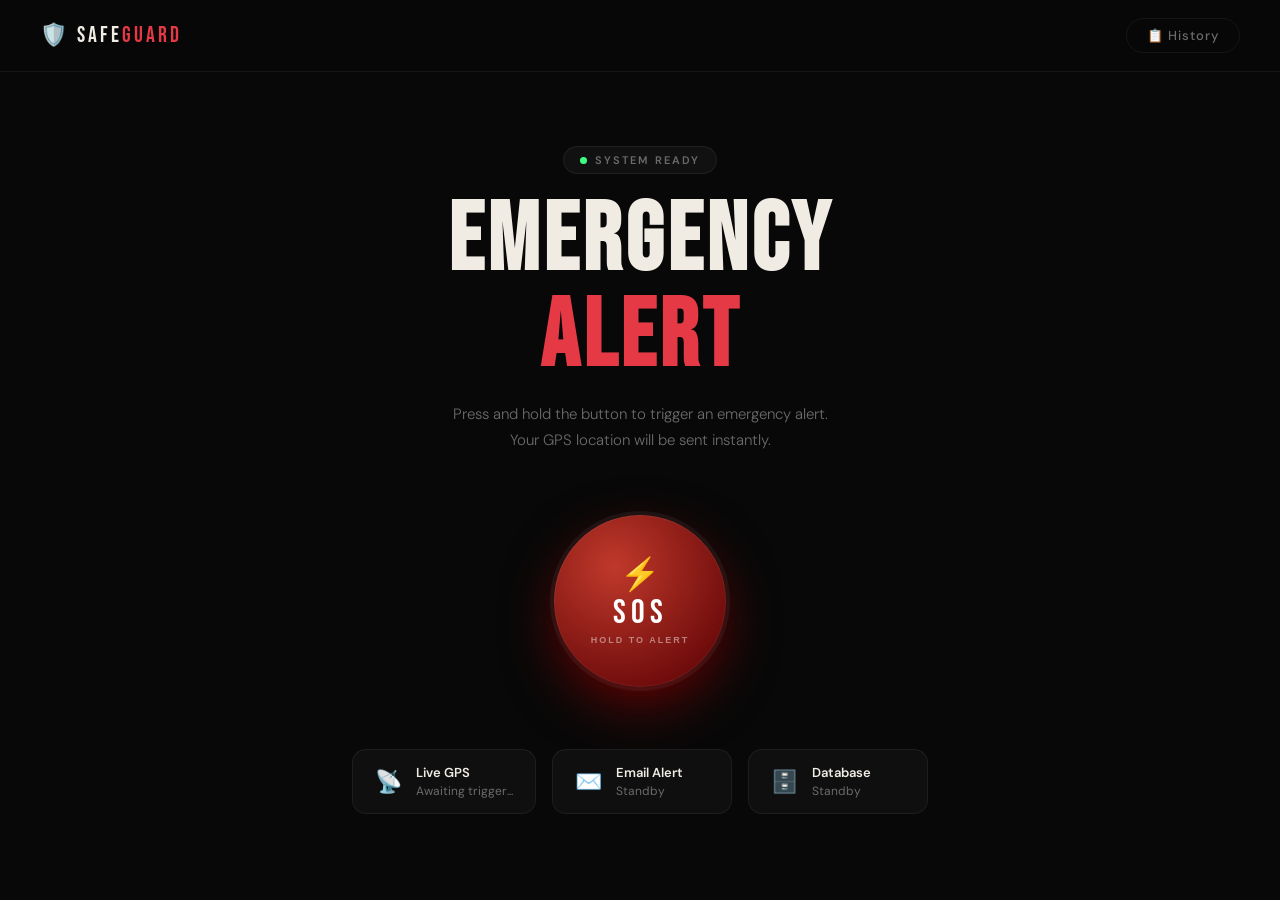
<file: templates/index.html>
<!DOCTYPE html>
<html lang="en">
<head>
  <meta charset="UTF-8" />
  <meta name="viewport" content="width=device-width, initial-scale=1.0" />
  <title>Emergency Alert System</title>
  <link rel="preconnect" href="https://fonts.googleapis.com" />
  <link href="https://fonts.googleapis.com/css2?family=Bebas+Neue&family=DM+Sans:wght@300;400;500;600&display=swap" rel="stylesheet" />
  <link rel="stylesheet" href="/static/css/style.css" />
</head>
<body>

  <!-- Background noise grain -->
  <canvas id="grain"></canvas>

  <!-- Pulse rings behind button -->
  <div class="pulse-bg" id="pulseBg">
    <div class="ring r1"></div>
    <div class="ring r2"></div>
    <div class="ring r3"></div>
  </div>

  <nav class="nav">
    <div class="nav-logo">🛡️ SAFE<span>GUARD</span></div>
    <a href="/history" class="nav-link">📋 History</a>
  </nav>

  <main class="main">

    <div class="hero-text">
      <div class="status-badge" id="statusBadge">
        <span class="dot"></span> SYSTEM READY
      </div>
      <h1 class="title">EMERGENCY<br><span class="title-accent">ALERT</span></h1>
      <p class="subtitle">Press and hold the button to trigger an emergency alert.<br>Your GPS location will be sent instantly.</p>
    </div>

    <!-- The panic button -->
    <div class="btn-wrap">
      <button class="panic-btn" id="panicBtn" title="Hold to trigger emergency alert">
        <div class="btn-inner">
          <span class="btn-icon">⚡</span>
          <span class="btn-label">SOS</span>
          <span class="btn-sub">HOLD TO ALERT</span>
        </div>
        <svg class="progress-ring" viewBox="0 0 200 200">
          <circle class="ring-bg"  cx="100" cy="100" r="88" />
          <circle class="ring-fill" id="ringFill" cx="100" cy="100" r="88" />
        </svg>
      </button>
    </div>

    <!-- Info cards -->
    <div class="info-cards">
      <div class="card">
        <div class="card-icon">📡</div>
        <div class="card-text">
          <strong>Live GPS</strong>
          <span id="gpsStatus">Awaiting trigger...</span>
        </div>
      </div>
      <div class="card">
        <div class="card-icon">✉️</div>
        <div class="card-text">
          <strong>Email Alert</strong>
          <span id="emailStatus">Standby</span>
        </div>
      </div>
      <div class="card">
        <div class="card-icon">🗄️</div>
        <div class="card-text">
          <strong>Database</strong>
          <span id="dbStatus">Standby</span>
        </div>
      </div>
    </div>

  </main>

  <!-- Toast notification -->
  <div class="toast" id="toast"></div>

  <!-- Alert result modal -->
  <div class="modal-overlay" id="modalOverlay">
    <div class="modal">
      <div class="modal-icon" id="modalIcon">🚨</div>
      <h2 class="modal-title" id="modalTitle">Alert Sent!</h2>
      <p class="modal-msg" id="modalMsg"></p>
      <div class="modal-meta" id="modalMeta"></div>
      <div class="modal-btns">
        <a id="mapsLink" href="#" target="_blank" class="modal-btn primary">📌 Open Maps</a>
        <button onclick="closeModal()" class="modal-btn secondary">Close</button>
      </div>
    </div>
  </div>

  <script src="/static/js/main.js"></script>
  <script src="/static/js/grain.js"></script>
</body>
</html>
</file>
<file: static/css/style.css>
/* ── Reset & Base ─────────────────────────────────────────────── */
*, *::before, *::after { box-sizing: border-box; margin: 0; padding: 0; }

:root {
  --red:      #e63946;
  --red-dark: #b01020;
  --red-glow: rgba(230, 57, 70, 0.45);
  --bg:       #080808;
  --bg2:      #111111;
  --bg3:      #181818;
  --border:   rgba(255,255,255,0.06);
  --text:     #f0ece4;
  --muted:    #6b6b6b;
  --card-bg:  rgba(255,255,255,0.03);
  --radius:   14px;
  --font-head: 'Bebas Neue', sans-serif;
  --font-body: 'DM Sans', sans-serif;
}

html { scroll-behavior: smooth; }

body {
  background: var(--bg);
  color: var(--text);
  font-family: var(--font-body);
  min-height: 100vh;
  overflow-x: hidden;
}

/* grain canvas */
#grain {
  position: fixed; inset: 0; z-index: 0;
  pointer-events: none; opacity: 0.035;
}

/* ── Nav ──────────────────────────────────────────────────────── */
.nav {
  position: fixed; top: 0; left: 0; right: 0; z-index: 50;
  display: flex; align-items: center; justify-content: space-between;
  padding: 18px 40px;
  background: rgba(8,8,8,0.85);
  backdrop-filter: blur(18px);
  border-bottom: 1px solid var(--border);
}

.nav-logo {
  font-family: var(--font-head);
  font-size: 22px;
  letter-spacing: 3px;
  color: var(--text);
}
.nav-logo span { color: var(--red); }

.nav-link {
  text-decoration: none;
  color: var(--muted);
  font-size: 13px;
  font-weight: 500;
  letter-spacing: 1px;
  padding: 8px 20px;
  border: 1px solid var(--border);
  border-radius: 50px;
  transition: all .25s;
}
.nav-link:hover {
  color: var(--text);
  border-color: var(--red);
  background: rgba(230,57,70,.08);
}

/* ── Main Layout ──────────────────────────────────────────────── */
.main {
  min-height: 100vh;
  display: flex;
  flex-direction: column;
  align-items: center;
  justify-content: center;
  gap: 48px;
  padding: 120px 24px 60px;
  position: relative;
  z-index: 1;
}

/* ── Pulse Background ─────────────────────────────────────────── */
.pulse-bg {
  position: fixed;
  top: 50%; left: 50%;
  transform: translate(-50%, -50%);
  pointer-events: none;
  z-index: 0;
  opacity: 0;
  transition: opacity .4s;
}
.pulse-bg.active { opacity: 1; }

.ring {
  position: absolute;
  border-radius: 50%;
  border: 1px solid var(--red);
  top: 50%; left: 50%;
  transform: translate(-50%, -50%);
}
.r1 { width: 300px; height: 300px; animation: ripple 2s linear infinite; }
.r2 { width: 500px; height: 500px; animation: ripple 2s linear infinite .6s; }
.r3 { width: 700px; height: 700px; animation: ripple 2s linear infinite 1.2s; }

@keyframes ripple {
  0%   { opacity: .7; transform: translate(-50%,-50%) scale(.85); }
  100% { opacity: 0;  transform: translate(-50%,-50%) scale(1.15); }
}

/* ── Hero Text ────────────────────────────────────────────────── */
.hero-text { text-align: center; }

.status-badge {
  display: inline-flex; align-items: center; gap: 8px;
  background: rgba(255,255,255,0.04);
  border: 1px solid var(--border);
  border-radius: 50px;
  padding: 6px 16px;
  font-size: 11px;
  font-weight: 600;
  letter-spacing: 2px;
  color: var(--muted);
  margin-bottom: 20px;
  transition: all .4s;
}
.status-badge.alerting {
  border-color: var(--red);
  color: var(--red);
  background: rgba(230,57,70,.06);
}
.status-badge.success { border-color: #2ecc71; color: #2ecc71; background: rgba(46,204,113,.06); }
.status-badge.error   { border-color: #e67e22; color: #e67e22; background: rgba(230,126,18,.06); }

.dot {
  width: 7px; height: 7px;
  background: #3cff82;
  border-radius: 50%;
  animation: blink 1.6s ease infinite;
}
@keyframes blink { 0%,100% { opacity: 1; } 50% { opacity: .2; } }

.title {
  font-family: var(--font-head);
  font-size: clamp(56px, 10vw, 96px);
  line-height: 1;
  letter-spacing: 4px;
  color: var(--text);
}
.title-accent { color: var(--red); }

.subtitle {
  margin-top: 16px;
  color: var(--muted);
  font-size: 15px;
  font-weight: 300;
  line-height: 1.7;
  max-width: 480px;
  margin-left: auto; margin-right: auto;
}

/* ── Panic Button ─────────────────────────────────────────────── */
.btn-wrap {
  position: relative;
  display: flex; align-items: center; justify-content: center;
  z-index: 2;
}

.panic-btn {
  position: relative;
  width: 200px; height: 200px;
  border-radius: 50%;
  background: none;
  border: none;
  cursor: pointer;
  outline: none;
  -webkit-tap-highlight-color: transparent;
  user-select: none;
}

.btn-inner {
  position: absolute;
  inset: 14px;
  border-radius: 50%;
  background: radial-gradient(circle at 35% 30%, #c0392b, #6b0a0a 80%);
  display: flex;
  flex-direction: column;
  align-items: center;
  justify-content: center;
  transition: transform .15s, box-shadow .3s;
  box-shadow:
    0 0 0 1px rgba(255,255,255,0.06) inset,
    0 20px 60px -10px rgba(180,0,0,.7),
    0 4px 12px rgba(0,0,0,.5);
}

.panic-btn:hover .btn-inner {
  box-shadow:
    0 0 0 1px rgba(255,255,255,0.1) inset,
    0 20px 80px -10px rgba(230,57,70,.9),
    0 4px 16px rgba(0,0,0,.6);
}

.panic-btn:active .btn-inner,
.panic-btn.pressing .btn-inner {
  transform: scale(.96);
}

.btn-icon  { font-size: 32px; line-height: 1; }
.btn-label { font-family: var(--font-head); font-size: 34px; letter-spacing: 5px; color: #fff; margin-top: 2px; }
.btn-sub   { font-size: 9px; font-weight: 600; letter-spacing: 2px; color: rgba(255,255,255,0.45); margin-top: 2px; }

/* SVG progress ring */
.progress-ring {
  position: absolute;
  inset: 0;
  width: 200px; height: 200px;
  transform: rotate(-90deg);
  pointer-events: none;
}
.ring-bg  { fill: none; stroke: rgba(255,255,255,0.05); stroke-width: 4; }
.ring-fill {
  fill: none;
  stroke: var(--red);
  stroke-width: 5;
  stroke-linecap: round;
  stroke-dasharray: 553;
  stroke-dashoffset: 553;
  transition: stroke-dashoffset .05s linear;
  filter: drop-shadow(0 0 6px var(--red));
}

/* ── Info Cards ───────────────────────────────────────────────── */
.info-cards {
  display: flex;
  gap: 16px;
  flex-wrap: wrap;
  justify-content: center;
  z-index: 2;
}

.card {
  display: flex; align-items: center; gap: 14px;
  background: var(--card-bg);
  border: 1px solid var(--border);
  border-radius: var(--radius);
  padding: 14px 22px;
  min-width: 180px;
  transition: border-color .3s;
}
.card.active { border-color: var(--red); }
.card.done   { border-color: #2ecc71; }

.card-icon { font-size: 22px; }
.card-text { display: flex; flex-direction: column; gap: 2px; }
.card-text strong { font-size: 13px; font-weight: 600; color: var(--text); }
.card-text span   { font-size: 12px; color: var(--muted); transition: color .3s; }
.card.active .card-text span { color: var(--red); }
.card.done  .card-text span  { color: #2ecc71; }

/* ── Toast ────────────────────────────────────────────────────── */
.toast {
  position: fixed; bottom: 32px; left: 50%; transform: translateX(-50%) translateY(100px);
  background: var(--bg3); border: 1px solid var(--border);
  color: var(--text); border-radius: 50px;
  padding: 12px 28px; font-size: 14px; font-weight: 500;
  z-index: 100; opacity: 0;
  transition: transform .35s cubic-bezier(.34,1.56,.64,1), opacity .35s;
  white-space: nowrap;
}
.toast.show { transform: translateX(-50%) translateY(0); opacity: 1; }
.toast.error { border-color: #e67e22; color: #e67e22; }
.toast.success { border-color: #2ecc71; color: #2ecc71; }

/* ── Modal ────────────────────────────────────────────────────── */
.modal-overlay {
  position: fixed; inset: 0; z-index: 200;
  background: rgba(0,0,0,.75);
  backdrop-filter: blur(12px);
  display: flex; align-items: center; justify-content: center;
  padding: 24px;
  opacity: 0; pointer-events: none;
  transition: opacity .3s;
}
.modal-overlay.open { opacity: 1; pointer-events: all; }

.modal {
  background: var(--bg2);
  border: 1px solid var(--border);
  border-radius: 20px;
  padding: 40px 36px;
  max-width: 440px; width: 100%;
  text-align: center;
  transform: translateY(24px) scale(.97);
  transition: transform .35s cubic-bezier(.34,1.56,.64,1);
}
.modal-overlay.open .modal { transform: translateY(0) scale(1); }

.modal-icon  { font-size: 52px; margin-bottom: 14px; }
.modal-title { font-family: var(--font-head); font-size: 36px; letter-spacing: 3px; color: var(--text); margin-bottom: 10px; }
.modal-msg   { color: var(--muted); font-size: 14px; line-height: 1.6; margin-bottom: 20px; }

.modal-meta {
  background: var(--card-bg);
  border: 1px solid var(--border);
  border-radius: 10px;
  padding: 16px;
  text-align: left;
  font-size: 13px;
  color: var(--muted);
  margin-bottom: 24px;
  line-height: 1.9;
}
.modal-meta strong { color: var(--text); }

.modal-btns { display: flex; gap: 12px; }
.modal-btn {
  flex: 1; padding: 13px;
  border-radius: 50px; border: none;
  font-size: 14px; font-weight: 600;
  cursor: pointer; text-decoration: none;
  text-align: center;
  transition: opacity .2s, transform .2s;
}
.modal-btn:hover { opacity: .85; transform: translateY(-1px); }
.modal-btn.primary   { background: var(--red); color: #fff; }
.modal-btn.secondary { background: var(--card-bg); border: 1px solid var(--border); color: var(--text); }

/* ── Responsive ───────────────────────────────────────────────── */
@media (max-width: 600px) {
  .nav { padding: 14px 20px; }
  .info-cards { flex-direction: column; align-items: stretch; }
  .card { min-width: unset; }
}
</file>
